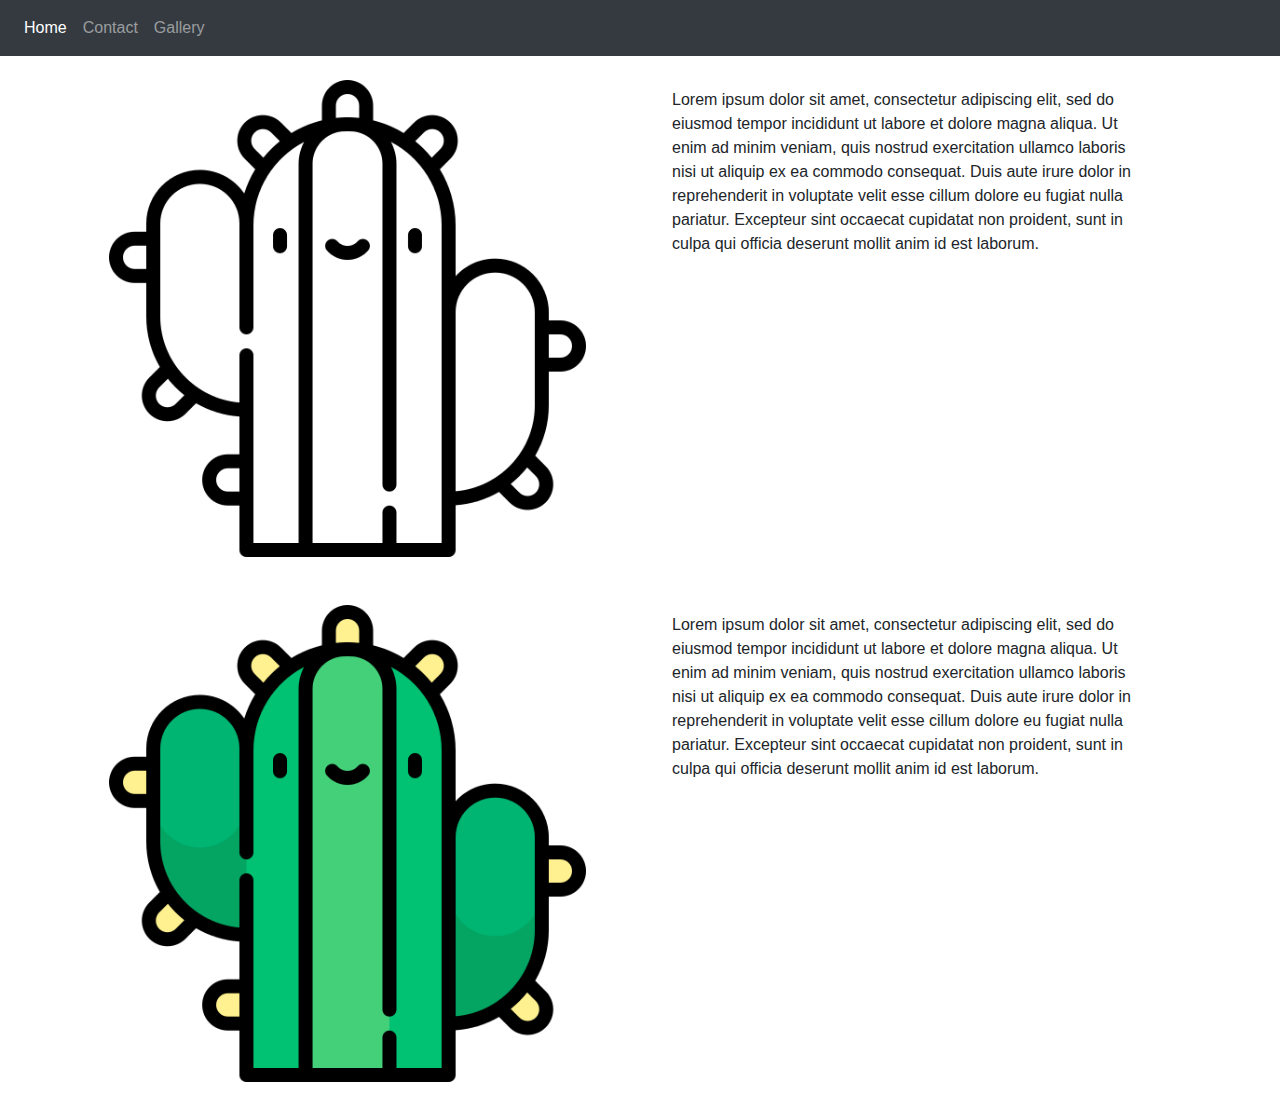
<file: index.html>
<!-- 
Name: Azul Lanas
Coding 03
Purpose: Learning how to use bootstrap -->

<!DOCTYPE html>
<html lang="en" dir="ltr">
  <head>
    <meta charset="utf-8">
    <meta http-equiv="X-UA-Compatible" content="IE=edge">

    <title>Home</title>

    <meta name="description" content="">
    <meta name="viewport" content="width=device-width, initial-scale=1, shrink-to-fit=no">
    <link rel="icon" href="snake.ico" type="image/ico">

    <link rel="stylesheet" href="css/bootstrap.min.css">
    <link rel="stylesheet" href="css/main.css">
  </head>
  <body>
    <nav class="navbar navbar-expand-md navbar-dark bg-dark">
      <button class="navbar-toggler" type="button" data-toggle="collapse" data-target="#navbarSupportedContent" aria-controls="navbarSupportedContent" aria-expanded="false" aria-label="Toggle navigation">
        <span class="navbar-toggler-icon"></span>
      </button>
      <div class="collapse navbar-collapse" id="navbarSupportedContent">
        <ul class="navbar-nav mr-auto">
          <li class="nav-item active"><a href="index.html" class="nav-link">Home</a></li>
          <li class="nav-item"><a href="contact.html" class="nav-link">Contact</a></li>
          <li class="nav-item"><a href="gallery.html" class="nav-link">Gallery</a></li>
        </ul>
      </div>
    </nav>

    <div class="container">
      <div class="row">
        <div class="col-xs-12 col-md-6">
          <img src="images/cactus.png" alt="cactus without color">
        </div>
        <div class="col-xs-12 col-md-6 ">
          <p>Lorem ipsum dolor sit amet, consectetur adipiscing elit, sed do eiusmod tempor incididunt ut labore et dolore magna aliqua. Ut enim ad minim veniam, quis nostrud exercitation ullamco laboris nisi ut aliquip ex ea commodo consequat. Duis aute irure dolor in reprehenderit in voluptate velit esse cillum dolore eu fugiat nulla pariatur. Excepteur sint occaecat cupidatat non proident, sunt in culpa qui officia deserunt mollit anim id est laborum.</p>
        </div>
        <div class="col-xs-12  col-md-6">
          <img src="images/nopal.png" alt="cactus with color">
        </div>
        <div class="col-xs-12  col-md-6">
          <p>Lorem ipsum dolor sit amet, consectetur adipiscing elit, sed do eiusmod tempor incididunt ut labore et dolore magna aliqua. Ut enim ad minim veniam, quis nostrud exercitation ullamco laboris nisi ut aliquip ex ea commodo consequat. Duis aute irure dolor in reprehenderit in voluptate velit esse cillum dolore eu fugiat nulla pariatur. Excepteur sint occaecat cupidatat non proident, sunt in culpa qui officia deserunt mollit anim id est laborum.</p>
        </div>
        
      </div>
    </div>



    <script src="js/jquery-3.5.1.min.js"></script>
    <script src="js/bootstrap.min.js"></script>
  </body>
</html>
</file>
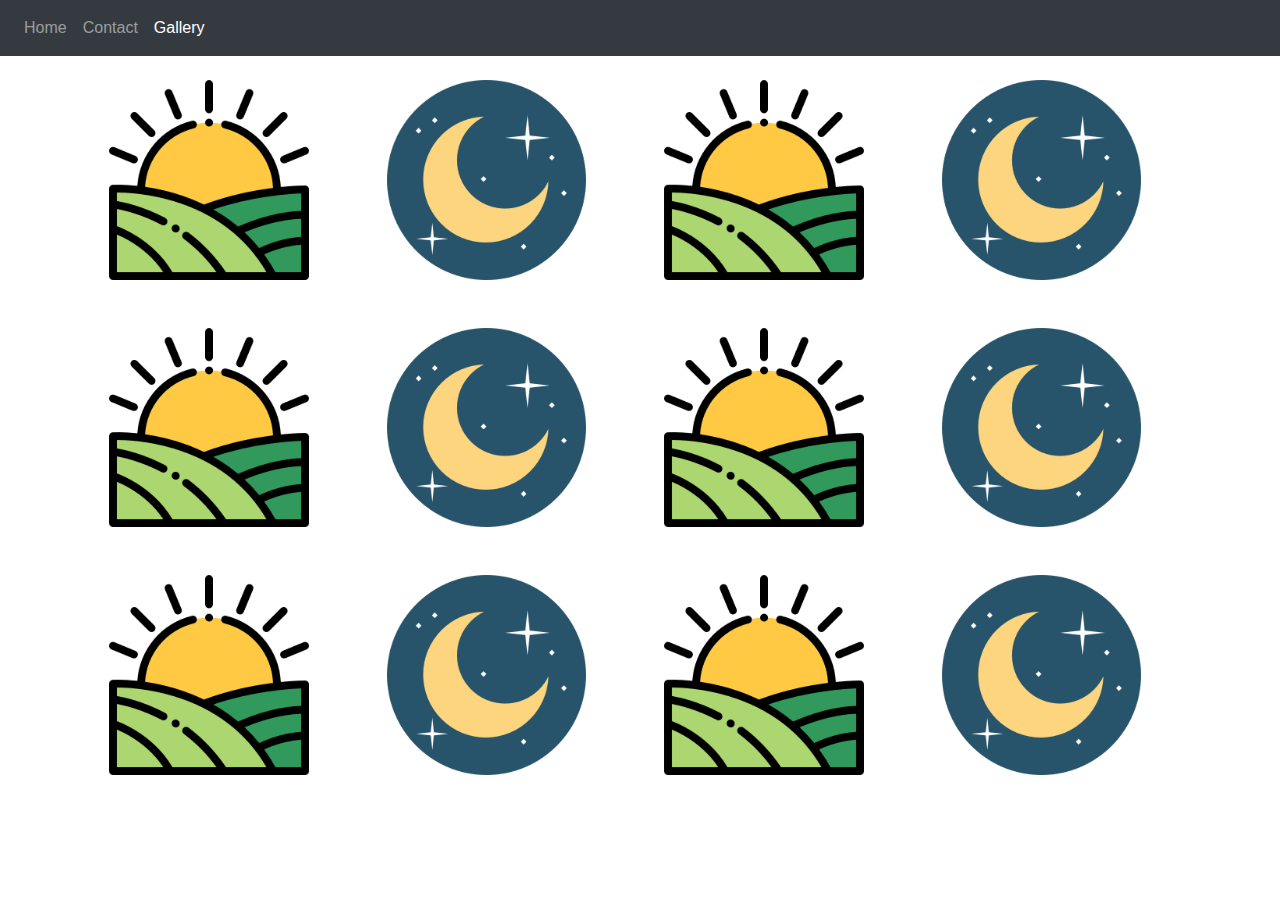
<file: gallery.html>
<!-- 
Name: Azul Lanas
Coding 03
Purpose: Learning how to use bootstrap -->

<!DOCTYPE html>
<html class="no-js">
    <head>
        <meta charset="utf-8">
        <meta http-equiv="X-UA-Compatible" content="IE=edge">

        <title>Gallery</title>

        <meta name="description" content="">
        <meta name="viewport" content="width=device-width, initial-scale=1">
        <link rel="icon" href="snake.ico" type="image/ico">

        <link rel="stylesheet" href="css/bootstrap.min.css">
        <link rel="stylesheet" href="css/main.css">
    </head>
    <body>
        <nav class="navbar navbar-expand-md navbar-dark bg-dark">
            <button class="navbar-toggler" type="button" data-toggle="collapse" data-target="#navbarSupportedContent" aria-controls="navbarSupportedContent" aria-expanded="false" aria-label="Toggle navigation">
              <span class="navbar-toggler-icon"></span>
            </button>
            <div class="collapse navbar-collapse" id="navbarSupportedContent">
              <ul class="navbar-nav mr-auto">
                <li class="nav-item"><a href="index.html" class="nav-link">Home</a></li>
                <li class="nav-item"><a href="contact.html" class="nav-link">Contact</a></li>
                <li class="nav-item active"><a href="gallery.html" class="nav-link">Gallery</a></li>
              </ul>
            </div>
          </nav>

          <div class="container">
              <div class="row">
                  <div class="col-xs-12 col-md-4 col-lg-3">
                      <img src="images/sunrise.png" alt="">
                  </div>
                  <div class="col-xs-12 col-md-4 col-lg-3">
                      <img src="images/half-moon.png" alt="">
                  </div>
                  <div class="col-xs-12 col-md-4 col-lg-3">
                      <img src="images/sunrise.png" alt="">
                  </div>
                  <div class="col-xs-12 col-md-4 col-lg-3">
                      <img src="images/half-moon.png" alt="">
                  </div>
                  <div class="col-xs-12 col-md-4 col-lg-3">
                      <img src="images/sunrise.png" alt="">
                  </div>
                  <div class="col-xs-12 col-md-4 col-lg-3">
                      <img src="images/half-moon.png" alt="">
                  </div>
                  <div class="col-xs-12 col-md-4 col-lg-3">
                      <img src="images/sunrise.png" alt="">
                  </div>
                  <div class="col-xs-12 col-md-4 col-lg-3">
                      <img src="images/half-moon.png" alt="">
                  </div>
                  <div class="col-xs-12 col-md-4 col-lg-3">
                      <img src="images/sunrise.png" alt="">
                  </div>
                  <div class="col-xs-12 col-md-4 col-lg-3">
                      <img src="images/half-moon.png" alt="">
                  </div>
                  <div class="col-xs-12 col-md-4 col-lg-3">
                      <img src="images/sunrise.png" alt="">
                  </div>
                  <div class="col-xs-12 col-md-4 col-lg-3">
                      <img src="images/half-moon.png" alt="">
                  </div>
              </div>
          </div>
        
          <script src="js/jquery-3.5.1.min.js"></script>
          <script src="js/bootstrap.min.js"></script>
    </body>
</html>
</file>
<file: css/main.css>
/* 
Name: Azul Lanas
Coding 03
Purpose: Learning how to use bootstrap */

h2 {
    text-align: center;
    margin: .5em;
    font-weight: 600;
    font-size: 2.2rem;
}
div {
    width: 100%;
}

img {
    width: 100%;
    padding: 1.5em;
}
p {
    padding: 2em;
}
input {
    margin: 1em;

}
textarea {
    margin: 1em;

}
button {
    min-width: 75%;
    margin-left: 15%;
    margin-bottom: 1em;
}
</file>
